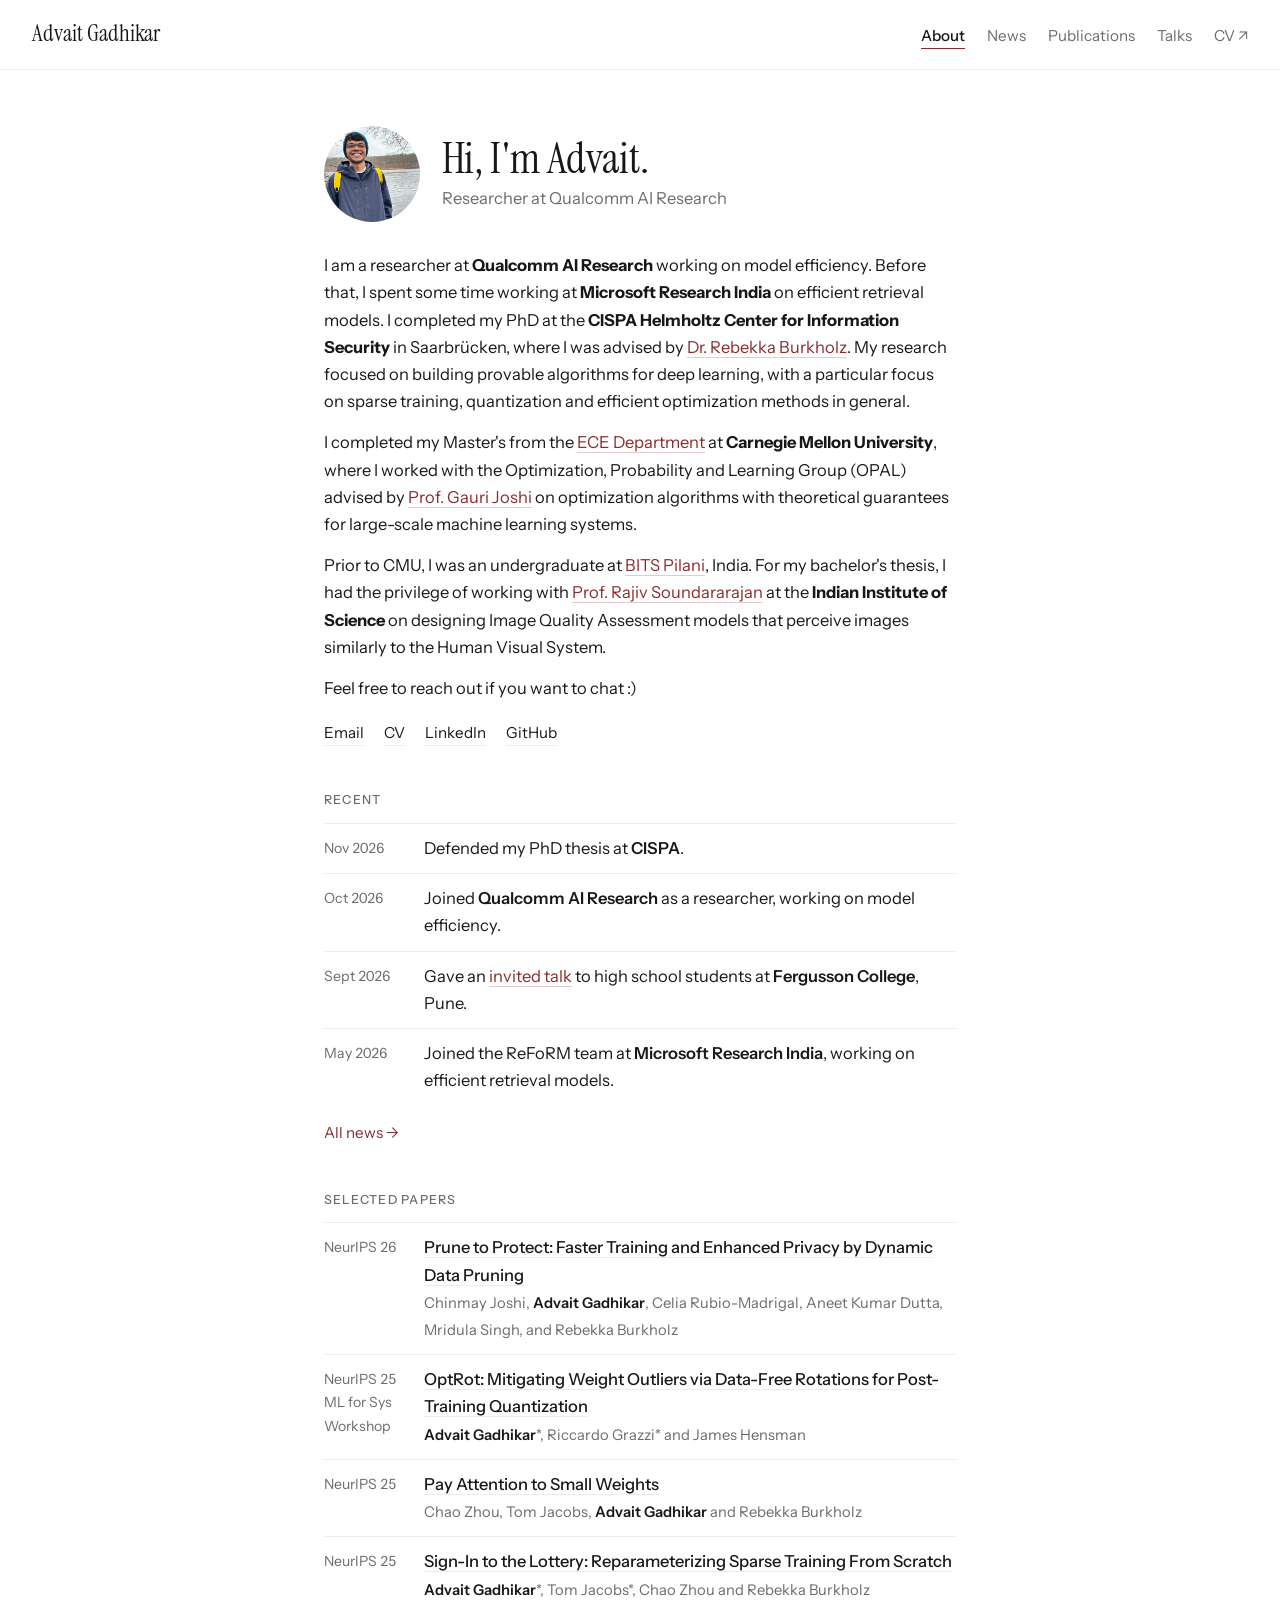
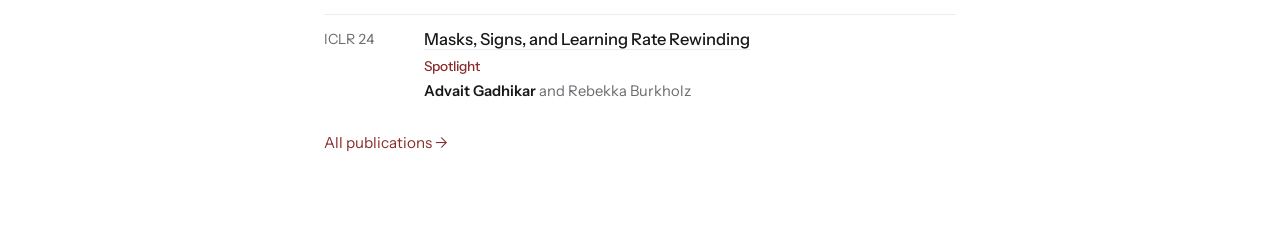
<file: index.html>
<!DOCTYPE html>
<html lang="en">
<head>
  <meta charset="utf-8">
  <meta name="viewport" content="width=device-width, initial-scale=1">
  <title>Advait Gadhikar</title>
  <meta name="description" content="Advait Gadhikar, researcher at Qualcomm AI Research working on model efficiency.">
  <meta name="author" content="Advait Gadhikar">
  <meta name="google-site-verification" content="nE15D4IQuhpbq911DjoG8NvWvkLi6euDJixacyOZVtE" />
  <link rel="preconnect" href="https://fonts.googleapis.com">
  <link rel="preconnect" href="https://fonts.gstatic.com" crossorigin>
  <link rel="stylesheet" href="https://fonts.googleapis.com/css2?family=Instrument+Sans:wght@400;500;600&family=Instrument+Serif&display=swap">
  <link rel="stylesheet" href="site.css?v=3">
</head>
<body>
  <header class="site-header">
    <a class="site-name" href="index.html">Advait Gadhikar</a>
    <nav class="site-nav" aria-label="Main">
      <a href="index.html" aria-current="page">About</a>
      <a href="news.html">News</a>
      <a href="publications.html">Publications</a>
      <a href="talks.html">Talks</a>
      <a href="Advait_Gadhikar_CV.pdf" target="_blank" rel="noopener">CV ↗</a>
    </nav>
  </header>

  <main>
    <div class="hello">
      <img src="images/advait.jpg" alt="Advait Gadhikar">
      <div>
        <h1>Hi, I'm Advait.</h1>
        <p>Researcher at Qualcomm AI Research</p>
      </div>
    </div>

    <p>I am a researcher at <strong>Qualcomm AI Research</strong> working on model efficiency. Before that, I spent some time working at <strong>Microsoft Research India</strong> on efficient retrieval models. I completed my PhD at the <strong>CISPA Helmholtz Center for Information Security</strong> in Saarbrücken, where I was advised by <a href="https://sites.google.com/view/rebekkaburkholz/">Dr. Rebekka Burkholz</a>. My research focused on building provable algorithms for deep learning, with a particular focus on sparse training, quantization and efficient optimization methods in general.</p>

    <p>I completed my Master's from the <a href="https://www.ece.cmu.edu/">ECE Department</a> at <strong>Carnegie Mellon University</strong>, where I worked with the Optimization, Probability and Learning Group (OPAL) advised by <a href="https://www.andrew.cmu.edu/user/gaurij/">Prof. Gauri Joshi</a> on optimization algorithms with theoretical guarantees for large-scale machine learning systems.</p>

    <p>Prior to CMU, I was an undergraduate at <a href="https://www.bits-pilani.ac.in/Goa/">BITS Pilani</a>, India. For my bachelor's thesis, I had the privilege of working with <a href="https://ece.iisc.ac.in/~rajivs/#/">Prof. Rajiv Soundararajan</a> at the <strong>Indian Institute of Science</strong> on designing Image Quality Assessment models that perceive images similarly to the Human Visual System.</p>

    <p>Feel free to reach out if you want to chat :)</p>

    <div class="contact">
      <a href="mailto:gadhikaradvait@gmail.com">Email</a>
      <a href="Advait_Gadhikar_CV.pdf" target="_blank" rel="noopener">CV</a>
      <a href="https://www.linkedin.com/in/advaitgadhikar/" target="_blank" rel="noopener">LinkedIn</a>
      <a href="https://github.com/AdvaitGadhikar" target="_blank" rel="noopener">GitHub</a>
    </div>

    <h2 class="label">Recent</h2>
    <ul class="rows">
      <li><span class="date">Nov 2026</span><span class="entry">Defended my PhD thesis at <strong>CISPA</strong>.</span></li>
      <li><span class="date">Oct 2026</span><span class="entry">Joined <strong>Qualcomm AI Research</strong> as a researcher, working on model efficiency.</span></li>
      <li><span class="date">Sept 2026</span><span class="entry">Gave an <a href="talks.html">invited talk</a> to high school students at <strong>Fergusson College</strong>, Pune.</span></li>
      <li><span class="date">May 2026</span><span class="entry">Joined the ReFoRM team at <strong>Microsoft Research India</strong>, working on efficient retrieval models.</span></li>
    </ul>
    <a class="more" href="news.html">All news →</a>

    <h2 class="label">Selected papers</h2>
    <ul class="rows selected">
      <li><span class="date">NeurIPS 26</span><span><a class="title" href="https://openreview.net/pdf?id=aqIbhSL3JS">Prune to Protect: Faster Training and Enhanced Privacy by Dynamic Data Pruning</a><br><span class="authors">Chinmay Joshi, <strong>Advait Gadhikar</strong>, Celia Rubio-Madrigal, Aneet Kumar Dutta, Mridula Singh, and Rebekka Burkholz</span></span></li>
      <li><span class="date">NeurIPS 25<br>ML for Sys Workshop</span><span><a class="title" href="https://openreview.net/pdf?id=4uwRaBhjHY">OptRot: Mitigating Weight Outliers via Data-Free Rotations for Post-Training Quantization</a><br><span class="authors"><strong>Advait Gadhikar</strong>*, Riccardo Grazzi* and James Hensman</span></span></li>
      <li><span class="date">NeurIPS 25</span><span><a class="title" href="https://arxiv.org/abs/2506.21374">Pay Attention to Small Weights</a><br><span class="authors">Chao Zhou, Tom Jacobs, <strong>Advait Gadhikar</strong> and Rebekka Burkholz</span></span></li>
      <li><span class="date">NeurIPS 25</span><span><a class="title" href="https://arxiv.org/abs/2504.12801">Sign-In to the Lottery: Reparameterizing Sparse Training From Scratch</a><br><span class="authors"><strong>Advait Gadhikar</strong>*, Tom Jacobs*, Chao Zhou and Rebekka Burkholz</span></span></li>
      <li><span class="date">ICLR 24</span><span><a class="title" href="https://openreview.net/pdf?id=qODvxQ8TXW">Masks, Signs, and Learning Rate Rewinding</a><br><span class="tag">Spotlight</span><span class="authors"><strong>Advait Gadhikar</strong> and Rebekka Burkholz</span></span></li>
    </ul>
    <a class="more" href="publications.html">All publications →</a>
  </main>

</body>
</html>
</file>
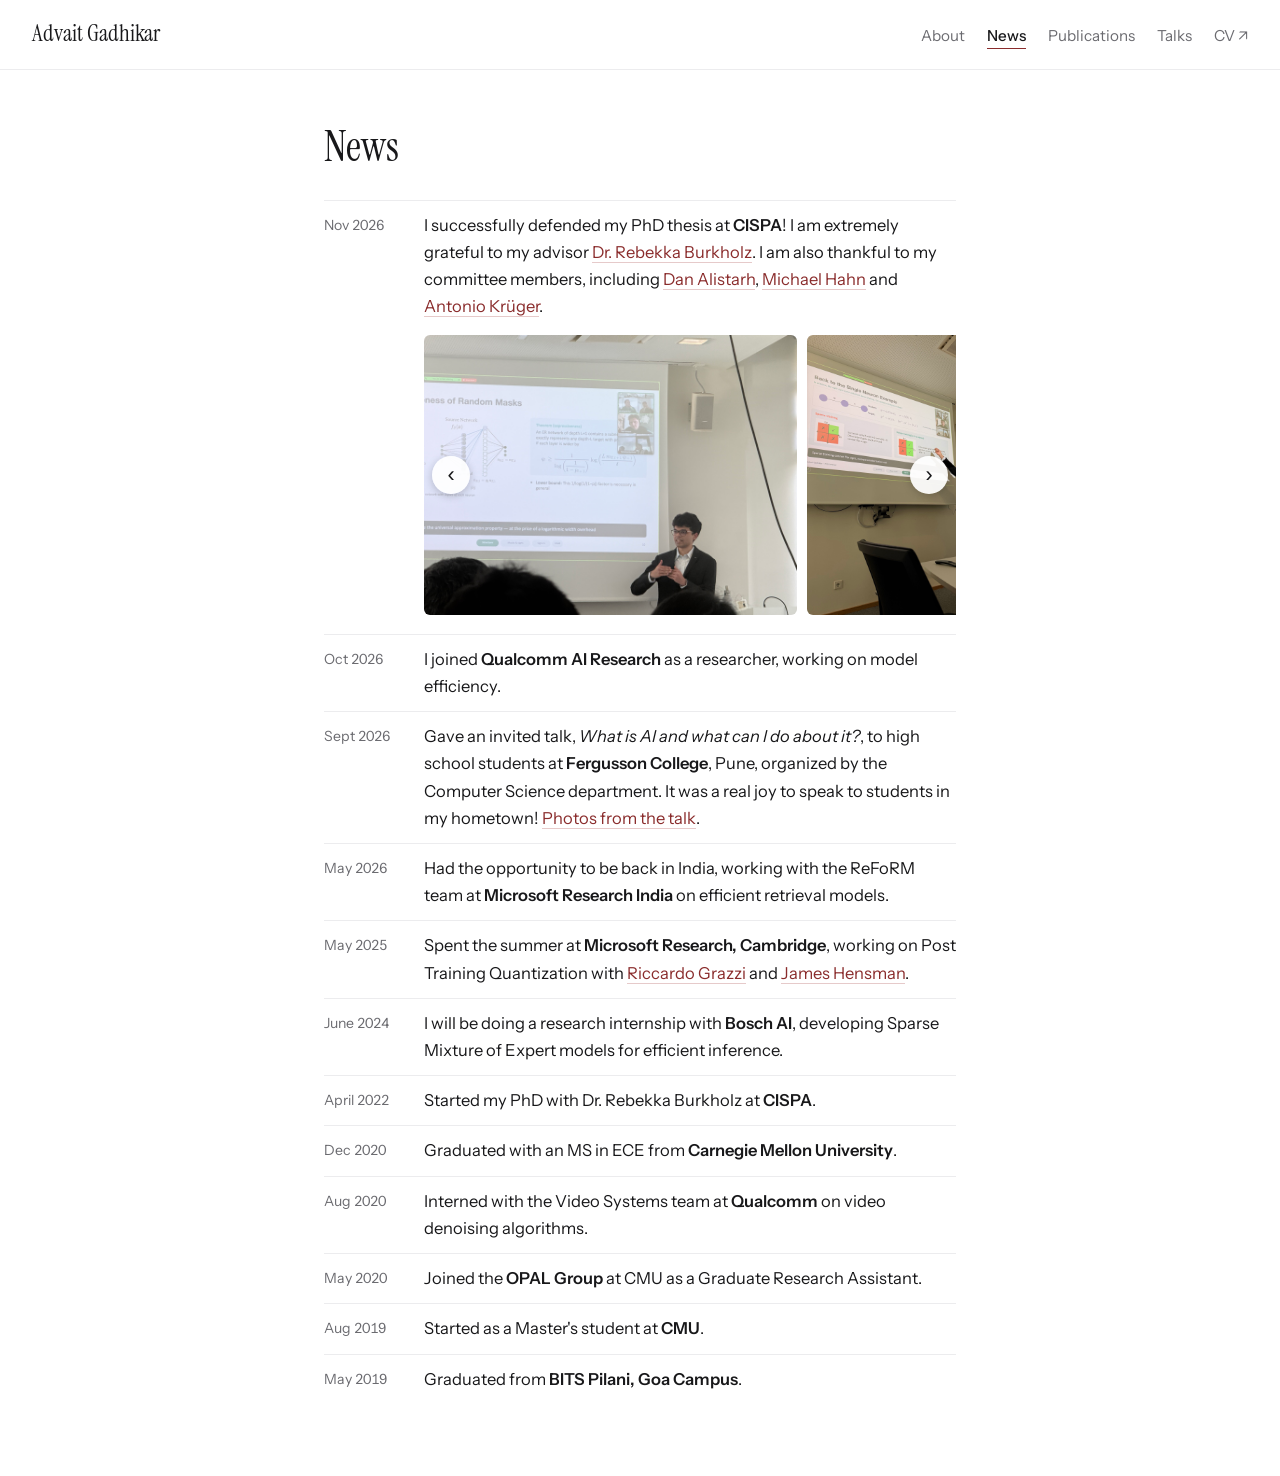
<file: news.html>
<!DOCTYPE html>
<html lang="en">
<head>
  <meta charset="utf-8">
  <meta name="viewport" content="width=device-width, initial-scale=1">
  <title>News · Advait Gadhikar</title>
  <meta name="description" content="News and timeline for Advait Gadhikar.">
  <meta name="author" content="Advait Gadhikar">
  <link rel="preconnect" href="https://fonts.googleapis.com">
  <link rel="preconnect" href="https://fonts.gstatic.com" crossorigin>
  <link rel="stylesheet" href="https://fonts.googleapis.com/css2?family=Instrument+Sans:wght@400;500;600&family=Instrument+Serif&display=swap">
  <link rel="stylesheet" href="site.css?v=3">
</head>
<body>
  <header class="site-header">
    <a class="site-name" href="index.html">Advait Gadhikar</a>
    <nav class="site-nav" aria-label="Main">
      <a href="index.html">About</a>
      <a href="news.html" aria-current="page">News</a>
      <a href="publications.html">Publications</a>
      <a href="talks.html">Talks</a>
      <a href="Advait_Gadhikar_CV.pdf" target="_blank" rel="noopener">CV ↗</a>
    </nav>
  </header>

  <main>
    <h1 class="page-title">News</h1>
    <ul class="rows">
      <li>
        <span class="date">Nov 2026</span>
        <div class="entry">
          I successfully defended my PhD thesis at <strong>CISPA</strong>! I am extremely grateful to my advisor <a href="https://sites.google.com/view/rebekkaburkholz/">Dr. Rebekka Burkholz</a>. I am also thankful to my committee members, including <a href="https://daslab.ista.ac.at/">Dan Alistarh</a>, <a href="https://www.mhahn.info/">Michael Hahn</a> and <a href="https://umtl.cs.uni-saarland.de/people/prof.-dr.-antonio-kr%C3%BCger.html">Antonio Krüger</a>.
          <div class="slideshow">
            <button class="slide-btn prev" aria-label="Previous photo">&lsaquo;</button>
            <div class="slides">
              <a href="images/phd-defense/1.jpg"><img src="images/phd-defense/1.jpg" alt="Presenting the expressiveness of random masks during the PhD defense" loading="lazy"></a>
              <a href="images/phd-defense/2.jpg"><img src="images/phd-defense/2.jpg" alt="Explaining the single neuron example during the PhD defense" loading="lazy"></a>
              <a href="images/phd-defense/3.jpg"><img src="images/phd-defense/3.jpg" alt="Wearing the graduation hat after the defense" loading="lazy"></a>
              <a href="images/phd-defense/5.jpg"><img src="images/phd-defense/5.jpg" alt="In front of the CISPA building after the defense" loading="lazy"></a>
              <a href="images/phd-defense/4.jpg"><img src="images/phd-defense/4.jpg" alt="Celebrating with friends and colleagues in Saarbrücken" loading="lazy"></a>
            </div>
            <button class="slide-btn next" aria-label="Next photo">&rsaquo;</button>
          </div>
        </div>
      </li>
      <li><span class="date">Oct 2026</span><span class="entry">I joined <strong>Qualcomm AI Research</strong> as a researcher, working on model efficiency.</span></li>
      <li><span class="date">Sept 2026</span><span class="entry">Gave an invited talk, <em>What is AI and what can I do about it?</em>, to high school students at <strong>Fergusson College</strong>, Pune, organized by the Computer Science department. It was a real joy to speak to students in my hometown! <a href="talks.html">Photos from the talk</a>.</span></li>
      <li><span class="date">May 2026</span><span class="entry">Had the opportunity to be back in India, working with the ReFoRM team at <strong>Microsoft Research India</strong> on efficient retrieval models.</span></li>
      <li><span class="date">May 2025</span><span class="entry">Spent the summer at <strong>Microsoft Research, Cambridge</strong>, working on Post Training Quantization with <a href="https://prolearner.github.io/riccardograzzi.github.io/">Riccardo Grazzi</a> and <a href="https://scholar.google.com/citations?user=l8dX3ssAAAAJ&amp;hl=en">James Hensman</a>.</span></li>
      <li><span class="date">June 2024</span><span class="entry">I will be doing a research internship with <strong>Bosch AI</strong>, developing Sparse Mixture of Expert models for efficient inference.</span></li>
      <li><span class="date">April 2022</span><span class="entry">Started my PhD with Dr. Rebekka Burkholz at <strong>CISPA</strong>.</span></li>
      <li><span class="date">Dec 2020</span><span class="entry">Graduated with an MS in ECE from <strong>Carnegie Mellon University</strong>.</span></li>
      <li><span class="date">Aug 2020</span><span class="entry">Interned with the Video Systems team at <strong>Qualcomm</strong> on video denoising algorithms.</span></li>
      <li><span class="date">May 2020</span><span class="entry">Joined the <strong>OPAL Group</strong> at CMU as a Graduate Research Assistant.</span></li>
      <li><span class="date">Aug 2019</span><span class="entry">Started as a Master's student at <strong>CMU</strong>.</span></li>
      <li><span class="date">May 2019</span><span class="entry">Graduated from <strong>BITS Pilani, Goa Campus</strong>.</span></li>
    </ul>
  </main>

  <script src="site.js?v=3"></script>
</body>
</html>
</file>
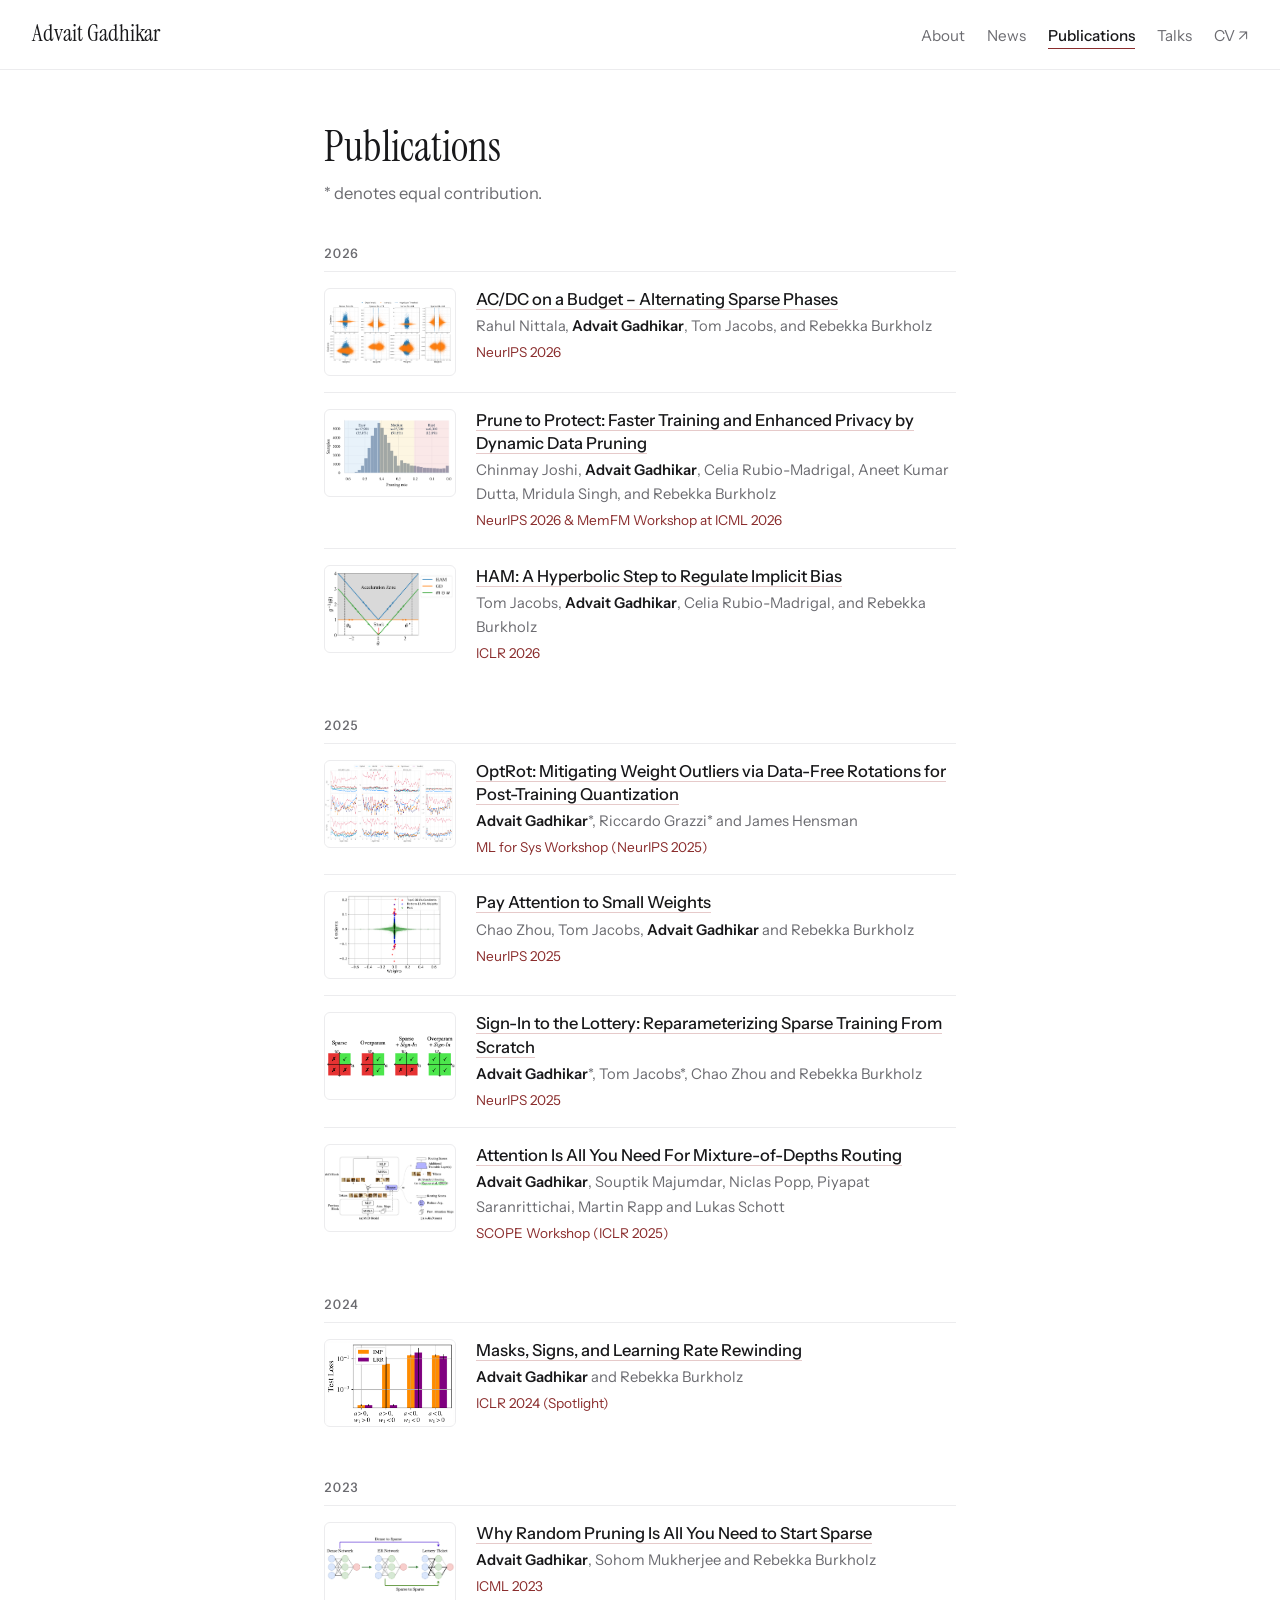
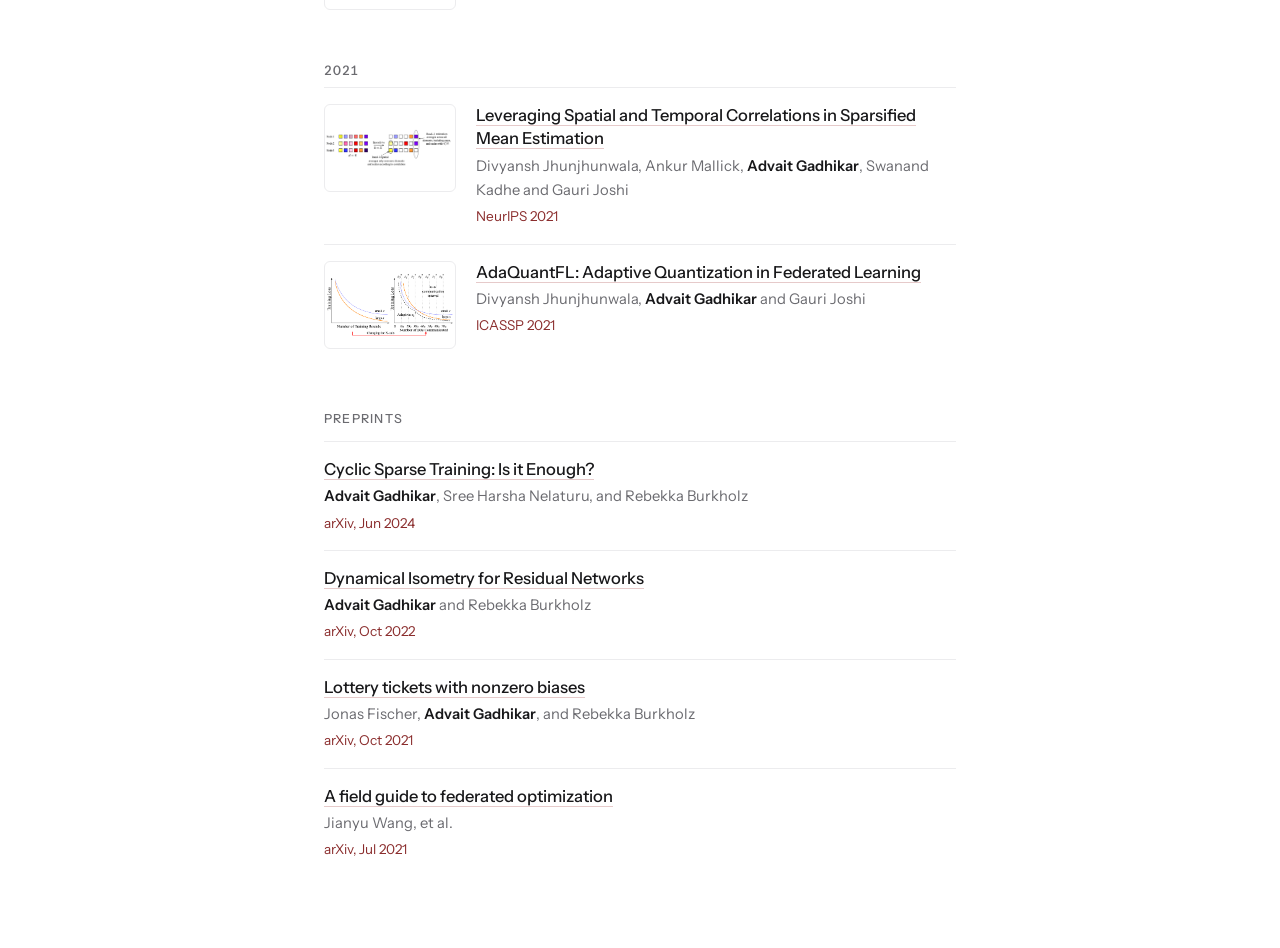
<file: publications.html>
<!DOCTYPE html>
<html lang="en">
<head>
  <meta charset="utf-8">
  <meta name="viewport" content="width=device-width, initial-scale=1">
  <title>Publications · Advait Gadhikar</title>
  <meta name="description" content="Publications and preprints by Advait Gadhikar.">
  <meta name="author" content="Advait Gadhikar">
  <link rel="preconnect" href="https://fonts.googleapis.com">
  <link rel="preconnect" href="https://fonts.gstatic.com" crossorigin>
  <link rel="stylesheet" href="https://fonts.googleapis.com/css2?family=Instrument+Sans:wght@400;500;600&family=Instrument+Serif&display=swap">
  <link rel="stylesheet" href="site.css?v=3">
</head>
<body>
  <header class="site-header">
    <a class="site-name" href="index.html">Advait Gadhikar</a>
    <nav class="site-nav" aria-label="Main">
      <a href="index.html">About</a>
      <a href="news.html">News</a>
      <a href="publications.html" aria-current="page">Publications</a>
      <a href="talks.html">Talks</a>
      <a href="Advait_Gadhikar_CV.pdf" target="_blank" rel="noopener">CV ↗</a>
    </nav>
  </header>

  <main>
    <h1 class="page-title">Publications</h1>
    <p class="page-intro">* denotes equal contribution.</p>

    <h2 class="year">2026</h2>
    <ul class="pubs">
      <li class="pub">
        <div class="thumb"><img src="images/acdc.png" alt="" loading="lazy"></div>
        <div>
          <div class="title"><a href="https://openreview.net/pdf?id=rD5TBB47Zb">AC/DC on a Budget &ndash; Alternating Sparse Phases</a></div>
          <div class="authors">Rahul Nittala, <strong>Advait Gadhikar</strong>, Tom Jacobs, and Rebekka Burkholz</div>
          <div class="venue">NeurIPS 2026</div>
        </div>
      </li>
      <li class="pub">
        <div class="thumb"><img src="images/wlib.png" alt="" loading="lazy"></div>
        <div>
          <div class="title"><a href="https://openreview.net/pdf?id=aqIbhSL3JS">Prune to Protect: Faster Training and Enhanced Privacy by Dynamic Data Pruning</a></div>
          <div class="authors">Chinmay Joshi, <strong>Advait Gadhikar</strong>, Celia Rubio-Madrigal, Aneet Kumar Dutta, Mridula Singh, and Rebekka Burkholz</div>
          <div class="venue">NeurIPS 2026 &amp; MemFM Workshop at ICML 2026</div>
        </div>
      </li>
      <li class="pub">
        <div class="thumb"><img src="images/ham.png" alt="" loading="lazy"></div>
        <div>
          <div class="title"><a href="https://arxiv.org/abs/2506.02630">HAM: A Hyperbolic Step to Regulate Implicit Bias</a></div>
          <div class="authors">Tom Jacobs, <strong>Advait Gadhikar</strong>, Celia Rubio-Madrigal, and Rebekka Burkholz</div>
          <div class="venue">ICLR 2026</div>
        </div>
      </li>
    </ul>

    <h2 class="year">2025</h2>
    <ul class="pubs">
      <li class="pub">
        <div class="thumb"><img src="images/optrot.png" alt="" loading="lazy"></div>
        <div>
          <div class="title"><a href="https://openreview.net/pdf?id=4uwRaBhjHY">OptRot: Mitigating Weight Outliers via Data-Free Rotations for Post-Training Quantization</a></div>
          <div class="authors"><strong>Advait Gadhikar</strong>*, Riccardo Grazzi* and James Hensman</div>
          <div class="venue">ML for Sys Workshop (NeurIPS 2025)</div>
        </div>
      </li>
      <li class="pub">
        <div class="thumb"><img src="images/nanoadam.png" alt="" loading="lazy"></div>
        <div>
          <div class="title"><a href="https://arxiv.org/abs/2506.21374">Pay Attention to Small Weights</a></div>
          <div class="authors">Chao Zhou, Tom Jacobs, <strong>Advait Gadhikar</strong> and Rebekka Burkholz</div>
          <div class="venue">NeurIPS 2025</div>
        </div>
      </li>
      <li class="pub">
        <div class="thumb"><img src="images/signin.png" alt="" loading="lazy"></div>
        <div>
          <div class="title"><a href="https://arxiv.org/abs/2504.12801">Sign-In to the Lottery: Reparameterizing Sparse Training From Scratch</a></div>
          <div class="authors"><strong>Advait Gadhikar</strong>*, Tom Jacobs*, Chao Zhou and Rebekka Burkholz</div>
          <div class="venue">NeurIPS 2025</div>
        </div>
      </li>
      <li class="pub">
        <div class="thumb"><img src="images/amod-scope-25.png" alt="" loading="lazy"></div>
        <div>
          <div class="title"><a href="https://arxiv.org/abs/2412.20875">Attention Is All You Need For Mixture-of-Depths Routing</a></div>
          <div class="authors"><strong>Advait Gadhikar</strong>, Souptik Majumdar, Niclas Popp, Piyapat Saranrittichai, Martin Rapp and Lukas Schott</div>
          <div class="venue">SCOPE Workshop (ICLR 2025)</div>
        </div>
      </li>
    </ul>

    <h2 class="year">2024</h2>
    <ul class="pubs">
      <li class="pub">
        <div class="thumb"><img src="images/lrr-iclr-24.png" alt="" loading="lazy"></div>
        <div>
          <div class="title"><a href="https://openreview.net/pdf?id=qODvxQ8TXW">Masks, Signs, and Learning Rate Rewinding</a></div>
          <div class="authors"><strong>Advait Gadhikar</strong> and Rebekka Burkholz</div>
          <div class="venue">ICLR 2024 (Spotlight)</div>
        </div>
      </li>
    </ul>

    <h2 class="year">2023</h2>
    <ul class="pubs">
      <li class="pub">
        <div class="thumb"><img src="images/er-icml-23.png" alt="" loading="lazy"></div>
        <div>
          <div class="title"><a href="https://arxiv.org/abs/2210.02412">Why Random Pruning Is All You Need to Start Sparse</a></div>
          <div class="authors"><strong>Advait Gadhikar</strong>, Sohom Mukherjee and Rebekka Burkholz</div>
          <div class="venue">ICML 2023</div>
        </div>
      </li>
    </ul>

    <h2 class="year">2021</h2>
    <ul class="pubs">
      <li class="pub">
        <div class="thumb"><img src="images/mean_est.png" alt="" loading="lazy"></div>
        <div>
          <div class="title"><a href="https://arxiv.org/abs/2110.07751">Leveraging Spatial and Temporal Correlations in Sparsified Mean Estimation</a></div>
          <div class="authors">Divyansh Jhunjhunwala, Ankur Mallick, <strong>Advait Gadhikar</strong>, Swanand Kadhe and Gauri Joshi</div>
          <div class="venue">NeurIPS 2021</div>
        </div>
      </li>
      <li class="pub">
        <div class="thumb"><img src="images/adaquant.png" alt="" loading="lazy"></div>
        <div>
          <div class="title"><a href="https://arxiv.org/abs/2102.04487">AdaQuantFL: Adaptive Quantization in Federated Learning</a></div>
          <div class="authors">Divyansh Jhunjhunwala, <strong>Advait Gadhikar</strong> and Gauri Joshi</div>
          <div class="venue">ICASSP 2021</div>
        </div>
      </li>
    </ul>

    <h2 class="label">Preprints</h2>
    <ul class="pubs">
      <li class="pub no-thumb">
        <div>
          <div class="title"><a href="https://arxiv.org/abs/2406.02773">Cyclic Sparse Training: Is it Enough?</a></div>
          <div class="authors"><strong>Advait Gadhikar</strong>, Sree Harsha Nelaturu, and Rebekka Burkholz</div>
          <div class="venue">arXiv, Jun 2024</div>
        </div>
      </li>
      <li class="pub no-thumb">
        <div>
          <div class="title"><a href="https://arxiv.org/abs/2210.02411">Dynamical Isometry for Residual Networks</a></div>
          <div class="authors"><strong>Advait Gadhikar</strong> and Rebekka Burkholz</div>
          <div class="venue">arXiv, Oct 2022</div>
        </div>
      </li>
      <li class="pub no-thumb">
        <div>
          <div class="title"><a href="https://arxiv.org/abs/2110.11150">Lottery tickets with nonzero biases</a></div>
          <div class="authors">Jonas Fischer, <strong>Advait Gadhikar</strong>, and Rebekka Burkholz</div>
          <div class="venue">arXiv, Oct 2021</div>
        </div>
      </li>
      <li class="pub no-thumb">
        <div>
          <div class="title"><a href="https://arxiv.org/abs/2107.06917">A field guide to federated optimization</a></div>
          <div class="authors">Jianyu Wang, et al.</div>
          <div class="venue">arXiv, Jul 2021</div>
        </div>
      </li>
    </ul>
  </main>

</body>
</html>
</file>
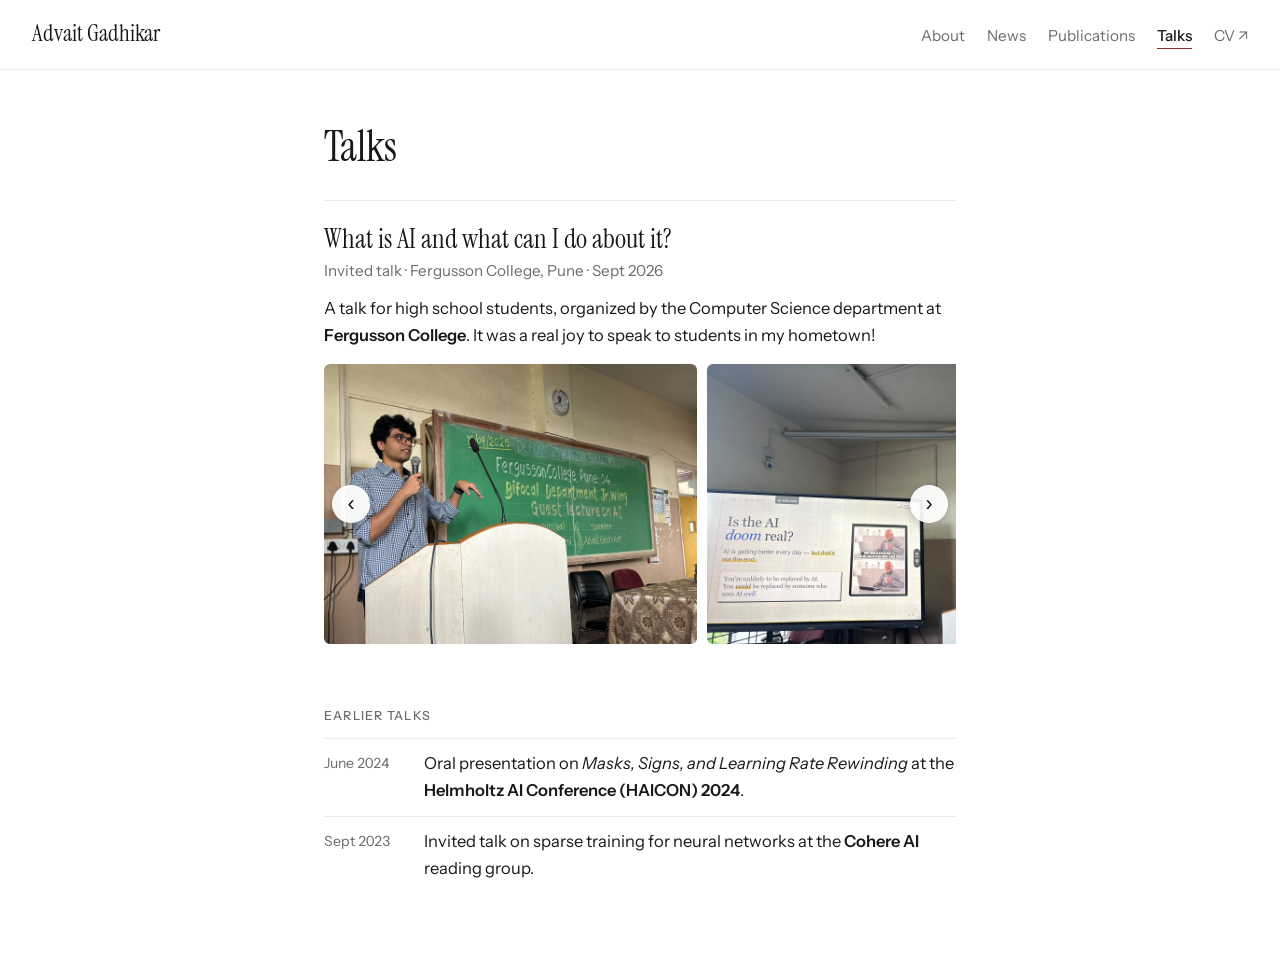
<file: talks.html>
<!DOCTYPE html>
<html lang="en">
<head>
  <meta charset="utf-8">
  <meta name="viewport" content="width=device-width, initial-scale=1">
  <title>Talks · Advait Gadhikar</title>
  <meta name="description" content="Talks given by Advait Gadhikar.">
  <meta name="author" content="Advait Gadhikar">
  <link rel="preconnect" href="https://fonts.googleapis.com">
  <link rel="preconnect" href="https://fonts.gstatic.com" crossorigin>
  <link rel="stylesheet" href="https://fonts.googleapis.com/css2?family=Instrument+Sans:wght@400;500;600&family=Instrument+Serif&display=swap">
  <link rel="stylesheet" href="site.css?v=3">
</head>
<body>
  <header class="site-header">
    <a class="site-name" href="index.html">Advait Gadhikar</a>
    <nav class="site-nav" aria-label="Main">
      <a href="index.html">About</a>
      <a href="news.html">News</a>
      <a href="publications.html">Publications</a>
      <a href="talks.html" aria-current="page">Talks</a>
      <a href="Advait_Gadhikar_CV.pdf" target="_blank" rel="noopener">CV ↗</a>
    </nav>
  </header>

  <main>
    <h1 class="page-title">Talks</h1>
    <article class="talk">
      <h2>What is AI and what can I do about it?</h2>
      <p class="where">Invited talk · Fergusson College, Pune · Sept 2026</p>
      <p class="entry">A talk for high school students, organized by the Computer Science department at <strong>Fergusson College</strong>. It was a real joy to speak to students in my hometown!</p>
      <div class="slideshow">
        <button class="slide-btn prev" aria-label="Previous photo">&lsaquo;</button>
        <div class="slides">
          <a href="images/fergusson-talk/1.jpg"><img src="images/fergusson-talk/1.jpg" alt="Giving the talk at Fergusson College" loading="lazy"></a>
          <a href="images/fergusson-talk/3.jpg"><img src="images/fergusson-talk/3.jpg" alt="Slide: Is the AI doom real?" loading="lazy"></a>
          <a href="images/fergusson-talk/5.jpg"><img src="images/fergusson-talk/5.jpg" alt="With the faculty of Fergusson College" loading="lazy"></a>
          <a href="images/fergusson-talk/6.jpg"><img src="images/fergusson-talk/6.jpg" alt="Group photo with the students and faculty" loading="lazy"></a>
        </div>
        <button class="slide-btn next" aria-label="Next photo">&rsaquo;</button>
      </div>
    </article>

    <h2 class="label">Earlier talks</h2>
    <ul class="rows">
      <li><span class="date">June 2024</span><span class="entry">Oral presentation on <em>Masks, Signs, and Learning Rate Rewinding</em> at the <strong>Helmholtz AI Conference (HAICON) 2024</strong>.</span></li>
      <li><span class="date">Sept 2023</span><span class="entry">Invited talk on sparse training for neural networks at the <strong>Cohere AI</strong> reading group.</span></li>
    </ul>
  </main>

  <script src="site.js?v=3"></script>
</body>
</html>
</file>
<file: site.css>
/* Shared styles for every page of the site. */

:root {
  --bg: #ffffff;
  --ink: #18181a;
  --muted: #6b6b70;
  --line: #ececee;
  --accent: #8a2c2c;
  --accent-line: #e6caca;
  --thumb-bg: #ffffff;
  --serif: "Instrument Serif", Georgia, "Times New Roman", serif;
  --sans: "Instrument Sans", system-ui, -apple-system, "Segoe UI", Helvetica, Arial, sans-serif;
}

@media (prefers-color-scheme: dark) {
  :root {
    color-scheme: dark;
    --bg: #151517;
    --ink: #ececee;
    --muted: #a0a0a6;
    --line: #2a2a2e;
    --accent: #e39a92;
    --accent-line: #5a3532;
    --thumb-bg: #f4f4f5;
  }
}

* { box-sizing: border-box; }

html { -webkit-text-size-adjust: 100%; }

body {
  margin: 0;
  background: var(--bg);
  color: var(--ink);
  font-family: var(--sans);
  font-size: 16.5px;
  line-height: 1.65;
}

a { color: inherit; text-decoration: none; }

a:focus-visible,
button:focus-visible {
  outline: 2px solid var(--accent);
  outline-offset: 2px;
  border-radius: 2px;
}

img { max-width: 100%; display: block; }

/* ---------- Header and navigation ---------- */

.site-header {
  display: flex;
  justify-content: space-between;
  align-items: baseline;
  flex-wrap: wrap;
  gap: 8px 24px;
  padding: 20px 32px;
  border-bottom: 1px solid var(--line);
}

.site-name {
  font-family: var(--serif);
  font-size: 1.45rem;
  line-height: 1.2;
}

.site-nav {
  display: flex;
  flex-wrap: wrap;
  gap: 4px 22px;
  font-size: 0.95rem;
  color: var(--muted);
}

.site-nav a:hover { color: var(--ink); }

.site-nav a[aria-current="page"] {
  color: var(--ink);
  font-weight: 500;
  border-bottom: 1.5px solid var(--accent);
}

/* ---------- Page body ---------- */

main {
  max-width: 680px;
  margin: 0 auto;
  padding: 56px 24px 72px;
}

main p { margin: 0 0 14px; }

main p a,
.entry a,
.pub .title a {
  border-bottom: 1px solid var(--accent-line);
  transition: border-color 0.15s ease;
}

main p a,
.entry a { color: var(--accent); }

main p a:hover,
.entry a:hover,
.pub .title a:hover { border-color: var(--accent); }

h1.page-title {
  font-family: var(--serif);
  font-weight: 400;
  font-size: 2.6rem;
  line-height: 1.05;
  margin: 0 0 10px;
  text-wrap: balance;
}

.page-intro {
  color: var(--muted);
  margin: 0 0 36px;
}

h1.page-title + .rows,
h1.page-title + .talk { margin-top: 30px; }

h2.label {
  font-size: 0.78rem;
  font-weight: 500;
  text-transform: uppercase;
  letter-spacing: 0.1em;
  color: var(--muted);
  margin: 44px 0 12px;
}

/* ---------- Home ---------- */

.hello {
  display: flex;
  align-items: center;
  gap: 22px;
  margin-bottom: 30px;
}

.hello img {
  width: 96px;
  height: 96px;
  border-radius: 50%;
  object-fit: cover;
  flex-shrink: 0;
}

.hello h1 {
  font-family: var(--serif);
  font-weight: 400;
  font-size: 2.7rem;
  line-height: 1.05;
  margin: 0;
}

.hello p {
  margin: 4px 0 0;
  color: var(--muted);
}

.contact {
  display: flex;
  flex-wrap: wrap;
  gap: 6px 20px;
  margin-top: 18px;
  font-size: 0.95rem;
}

.contact a {
  color: var(--ink);
  border-bottom: 1px solid var(--line);
}

.contact a:hover { border-color: var(--accent); }

.more {
  display: inline-block;
  margin-top: 14px;
  color: var(--accent);
  font-size: 0.95rem;
}

.more:hover { text-decoration: underline; text-underline-offset: 3px; }

/* ---------- Dated rows (news, recent items) ---------- */

.rows {
  list-style: none;
  margin: 0;
  padding: 0;
}

.rows > li {
  display: grid;
  grid-template-columns: 84px minmax(0, 1fr);
  gap: 16px;
  padding: 11px 0;
  border-top: 1px solid var(--line);
}

.rows .date {
  color: var(--muted);
  font-size: 0.88rem;
  font-variant-numeric: tabular-nums;
  padding-top: 2px;
}

.entry strong { font-weight: 600; }

/* ---------- Publications ---------- */

.year {
  font-size: 0.82rem;
  font-weight: 500;
  color: var(--muted);
  letter-spacing: 0.06em;
  margin: 34px 0 6px;
  font-variant-numeric: tabular-nums;
}

.pubs {
  list-style: none;
  margin: 0;
  padding: 0;
}

.pub {
  display: grid;
  grid-template-columns: 132px minmax(0, 1fr);
  gap: 20px;
  padding: 16px 0;
  border-top: 1px solid var(--line);
}

.pub.no-thumb { grid-template-columns: minmax(0, 1fr); }

.pub .thumb img {
  width: 132px;
  height: 88px;
  object-fit: contain;
  background: var(--thumb-bg);
  border: 1px solid var(--line);
  border-radius: 6px;
}

.pub .title {
  font-weight: 500;
  line-height: 1.4;
}

.pub .authors {
  color: var(--muted);
  font-size: 0.92rem;
  margin-top: 3px;
}

.pub .authors strong {
  color: var(--ink);
  font-weight: 600;
}

.pub .venue {
  font-size: 0.85rem;
  color: var(--accent);
  margin-top: 3px;
}

/* Compact paper rows on the home page */
.selected .title {
  font-weight: 500;
  border-bottom: 1px solid var(--line);
}

.selected .title:hover { border-color: var(--accent); }

.selected .authors strong {
  color: var(--ink);
  font-weight: 600;
}

.selected .tag {
  display: block;
  color: var(--accent);
  font-size: 0.85rem;
  font-weight: 500;
  margin-top: 2px;
}
.selected .authors { color: var(--muted); font-size: 0.92rem; }

/* ---------- Talks ---------- */

.talk {
  padding: 22px 0 10px;
  border-top: 1px solid var(--line);
}

.talk h2 {
  font-family: var(--serif);
  font-weight: 400;
  font-size: 1.7rem;
  line-height: 1.15;
  margin: 0 0 4px;
  text-wrap: balance;
}

.talk .where {
  color: var(--muted);
  font-size: 0.95rem;
  margin: 0 0 12px;
}

/* ---------- Photo slideshow ---------- */

.slideshow {
  position: relative;
  margin-top: 14px;
}

.slides {
  display: flex;
  gap: 10px;
  overflow-x: auto;
  scroll-snap-type: x mandatory;
  scroll-behavior: smooth;
  padding-bottom: 8px;
}

.slides a {
  flex-shrink: 0;
  scroll-snap-align: start;
  border-bottom: none;
}

.slides img {
  height: 280px;
  width: auto;
  border-radius: 6px;
}

.slide-btn {
  position: absolute;
  top: 140px;
  transform: translateY(-50%);
  width: 38px;
  height: 38px;
  border: none;
  border-radius: 50%;
  background: rgba(255, 255, 255, 0.92);
  box-shadow: 0 2px 8px rgba(0, 0, 0, 0.2);
  color: #18181a;
  font-size: 1.35rem;
  line-height: 1;
  cursor: pointer;
}

.slide-btn.prev { left: 8px; }
.slide-btn.next { right: 8px; }

/* ---------- Phones ---------- */

@media (max-width: 640px) {
  body { font-size: 16px; }

  .site-header { padding: 16px 20px; }

  main { padding: 36px 20px 56px; }


  .hello { gap: 16px; }
  .hello img { width: 76px; height: 76px; }
  .hello h1 { font-size: 2.15rem; }

  h1.page-title { font-size: 2.2rem; }

  .rows > li {
    grid-template-columns: minmax(0, 1fr);
    gap: 2px;
  }

  .pub { grid-template-columns: minmax(0, 1fr); gap: 10px; }
  .pub .thumb img { width: 100%; height: 150px; }

  .slides img { height: 210px; }
  .slide-btn { top: 105px; }
}

@media (prefers-reduced-motion: reduce) {
  .slides { scroll-behavior: auto; }
}
</file>
